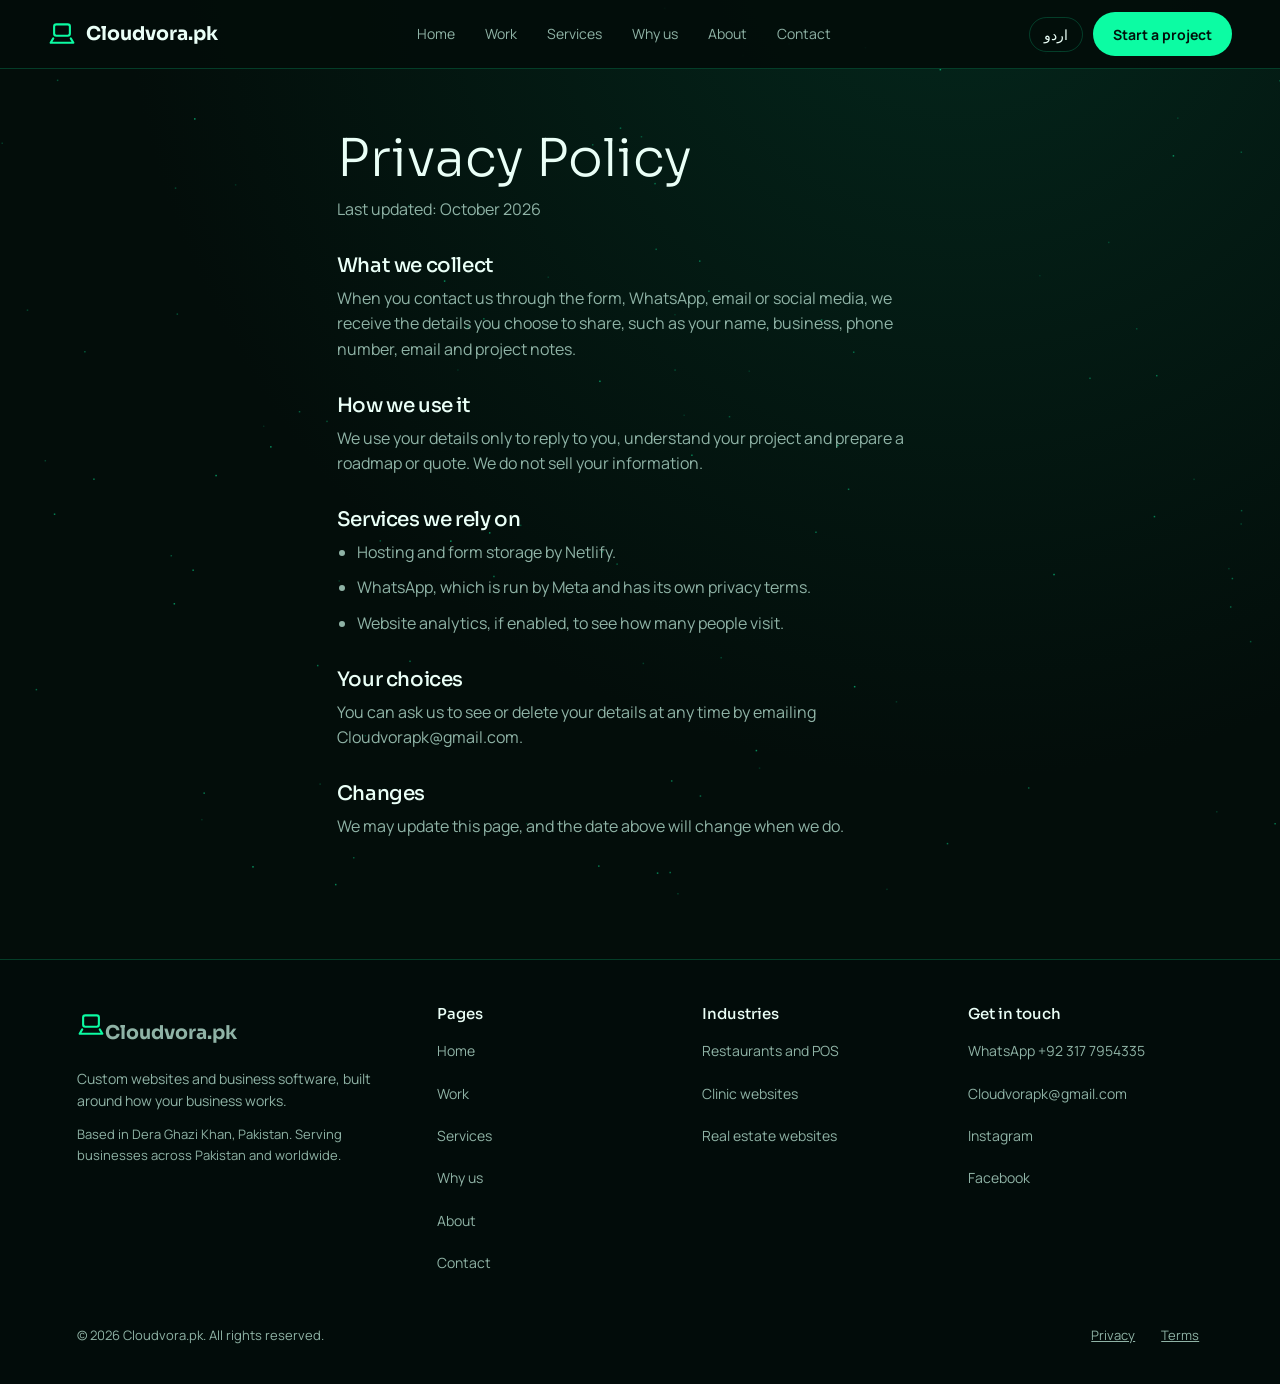
<file: privacy.html>
<!DOCTYPE html><html lang="en"><head><meta charset="utf-8"><meta name="viewport" content="width=device-width,initial-scale=1,viewport-fit=cover">
<title>Privacy Policy | Cloudvora.pk</title>
<meta name="description" content="How Cloudvora.pk handles your information.">
<meta name="robots" content="noindex,follow">
<link rel="canonical" href="https://cloudvoraglobal.vercel.app/privacy.html">
<meta name="author" content="Cloudvora.pk">
<meta name="theme-color" content="#030d0a">
<meta name="color-scheme" content="dark">
<meta name="geo.region" content="PK-PB"><meta name="geo.placename" content="Dera Ghazi Khan, Pakistan">
<link rel="icon" href="favicon.ico" sizes="any">
<link rel="icon" type="image/png" sizes="32x32" href="favicon-32.png">
<link rel="apple-touch-icon" href="apple-touch-icon.png">
<link rel="manifest" href="site.webmanifest">
<script type="application/ld+json">{"@context":"https://schema.org","@graph":[{"@type":["Organization","ProfessionalService"],"@id":"https://cloudvoraglobal.vercel.app/#org","name":"Cloudvora.pk","alternateName":"Cloudvora","url":"https://cloudvoraglobal.vercel.app/","logo":{"@type":"ImageObject","url":"https://cloudvoraglobal.vercel.app/icon-512.png","width":512,"height":512},"image":"https://cloudvoraglobal.vercel.app/og-image.jpg","description":"Cloudvora.pk is a digital solutions agency in Dera Ghazi Khan, Pakistan that builds custom websites, POS and business software for restaurants, clinics, real estate and local brands.","slogan":"Websites and software, built around your business.","email":"Cloudvorapk@gmail.com","telephone":"+923177954335","address":{"@type":"PostalAddress","addressLocality":"Dera Ghazi Khan","addressRegion":"Punjab","addressCountry":"PK"},"areaServed":["Pakistan","Worldwide"],"knowsLanguage":["en","ur"],"knowsAbout":["Web development","Website design","Restaurant POS software","Business software","WhatsApp ordering and booking"],"sameAs":["https://www.instagram.com/cloudvora.pk/","https://www.facebook.com/share/1DQjVZMwL2/"],"contactPoint":[{"@type":"ContactPoint","telephone":"+923177954335","email":"Cloudvorapk@gmail.com","contactType":"customer service","availableLanguage":["English","Urdu"]}],"hasOfferCatalog":{"@type":"OfferCatalog","name":"Cloudvora services","itemListElement":[{"@type":"Offer","itemOffered":{"@type":"Service","name":"Custom website development","description":"Fast, modern websites designed around your brand, with WhatsApp contact and booking built in."}},{"@type":"Offer","itemOffered":{"@type":"Service","name":"Business software and POS systems","description":"Point-of-sale, billing, dashboards and internal tools made for how your business works."}},{"@type":"Offer","itemOffered":{"@type":"Service","name":"Website redesign and improvements","description":"Rework a website you do not love: replace features that do not fit and make it faster and clearer."}}]}},{"@type":"WebSite","@id":"https://cloudvoraglobal.vercel.app/#website","url":"https://cloudvoraglobal.vercel.app/","name":"Cloudvora.pk","publisher":{"@id":"https://cloudvoraglobal.vercel.app/#org"},"inLanguage":"en"},{"@type":"WebPage","@id":"https://cloudvoraglobal.vercel.app/privacy.html#webpage","url":"https://cloudvoraglobal.vercel.app/privacy.html","name":"Privacy Policy | Cloudvora.pk","description":"How Cloudvora.pk handles your information.","isPartOf":{"@id":"https://cloudvoraglobal.vercel.app/#website"},"about":{"@id":"https://cloudvoraglobal.vercel.app/#org"},"inLanguage":"en","primaryImageOfPage":{"@type":"ImageObject","url":"https://cloudvoraglobal.vercel.app/og-image.jpg"},"breadcrumb":{"@id":"https://cloudvoraglobal.vercel.app/privacy.html#breadcrumb"}},{"@type":"BreadcrumbList","@id":"https://cloudvoraglobal.vercel.app/privacy.html#breadcrumb","itemListElement":[{"@type":"ListItem","position":1,"name":"Home","item":"https://cloudvoraglobal.vercel.app/"},{"@type":"ListItem","position":2,"name":"Privacy Policy","item":"https://cloudvoraglobal.vercel.app/privacy.html"}]}]}</script><link rel="preconnect" href="https://fonts.googleapis.com"><link rel="preconnect" href="https://fonts.gstatic.com" crossorigin><link rel="stylesheet" href="https://fonts.googleapis.com/css2?family=Sora:wght@300;500;700&family=Manrope:wght@400;500;700&display=swap" media="print" onload="this.media='all'"><noscript><link rel="stylesheet" href="https://fonts.googleapis.com/css2?family=Sora:wght@300;500;700&family=Manrope:wght@400;500;700&display=swap"></noscript><link rel="stylesheet" href="style.css"></head><body><a class="skip" href="#main">Skip to content</a>
<header id="nav"><a class="logo" href="index.html" aria-label="Cloudvora.pk home"><svg viewBox="0 0 32 32" fill="none" stroke="#0cfca3" stroke-width="2.4" stroke-linecap="round" stroke-linejoin="round" aria-hidden="true"><rect x="7" y="5" width="18" height="13" rx="2.5"/><path d="M6 21l-3 5h26l-3-5"/></svg><span>Cloudvora.pk</span></a><button id="mb" aria-label="Menu" aria-expanded="false" aria-controls="links">Menu</button><nav id="links" aria-label="Main"><a href="index.html">Home</a><a href="work.html">Work</a><a href="services.html">Services</a><a href="why-us.html">Why us</a><a href="about.html">About</a><a href="contact.html">Contact</a></nav><div class="nr"><button class="lgb" id="lg" aria-label="Language">اردو</button><a class="btn sm" data-wa="Hello Cloudvora, I would like to discuss a project. Could you tell me how you would approach it and what the next steps are?" href="https://wa.me/923177954335?text=Hello%20Cloudvora%2C%20I%20would%20like%20to%20discuss%20a%20project.%20Could%20you%20tell%20me%20how%20you%20would%20approach%20it%20and%20what%20the%20next%20steps%20are%3F" target="_blank" rel="noopener">Start a project</a></div></header><main id="main"><section class="sec prose"><h1>Privacy Policy</h1><p>Last updated: October 2026</p>
<h2>What we collect</h2><p>When you contact us through the form, WhatsApp, email or social media, we receive the details you choose to share, such as your name, business, phone number, email and project notes.</p>
<h2>How we use it</h2><p>We use your details only to reply to you, understand your project and prepare a roadmap or quote. We do not sell your information.</p>
<h2>Services we rely on</h2><ul><li>Hosting and form storage by Netlify.</li><li>WhatsApp, which is run by Meta and has its own privacy terms.</li><li>Website analytics, if enabled, to see how many people visit.</li></ul>
<h2>Your choices</h2><p>You can ask us to see or delete your details at any time by emailing Cloudvorapk@gmail.com.</p>
<h2>Changes</h2><p>We may update this page, and the date above will change when we do.</p></section></main><footer id="foot"><div class="fg"><div><a class="logo" href="index.html"><svg viewBox="0 0 32 32" fill="none" stroke="#0cfca3" stroke-width="2.4" stroke-linecap="round" stroke-linejoin="round" aria-hidden="true"><rect x="7" y="5" width="18" height="13" rx="2.5"/><path d="M6 21l-3 5h26l-3-5"/></svg><span>Cloudvora.pk</span></a><p style="margin-top:12px;max-width:34ch">Custom websites and business software, built around how your business works.</p><p class="loc">Based in Dera Ghazi Khan, Pakistan. Serving businesses across Pakistan and worldwide.</p></div><div><h4>Pages</h4><a href="index.html">Home</a><a href="work.html">Work</a><a href="services.html">Services</a><a href="why-us.html">Why us</a><a href="about.html">About</a><a href="contact.html">Contact</a></div><div><h4>Industries</h4><a href="restaurant-website-pos.html">Restaurants and POS</a><a href="clinic-website-design.html">Clinic websites</a><a href="real-estate-website-design.html">Real estate websites</a></div><div><h4>Get in touch</h4><a data-wa="Hello Cloudvora," href="https://wa.me/923177954335?text=Hello%20Cloudvora%2C" target="_blank" rel="noopener">WhatsApp <span dir="ltr">+92 317 7954335</span></a><a href="mailto:Cloudvorapk@gmail.com">Cloudvorapk@gmail.com</a><a href="https://www.instagram.com/cloudvora.pk/" target="_blank" rel="noopener">Instagram</a><a href="https://www.facebook.com/share/1DQjVZMwL2/" target="_blank" rel="noopener">Facebook</a></div></div><div class="cp"><span>&copy; 2026 Cloudvora.pk. All rights reserved.</span><span class="legal"><a href="privacy.html">Privacy</a><a href="terms.html">Terms</a></span></div></footer>
<a id="wa" data-wa="Hello Cloudvora, I would like to discuss a project." aria-label="Chat on WhatsApp" href="https://wa.me/923177954335?text=Hello%20Cloudvora%2C%20I%20would%20like%20to%20discuss%20a%20project." target="_blank" rel="noopener"><svg viewBox="0 0 24 24" fill="#02110b" aria-hidden="true"><path d="M4 4h16a2 2 0 0 1 2 2v10a2 2 0 0 1-2 2H9l-5 4v-4a2 2 0 0 1-2-2V6a2 2 0 0 1 2-2z"/></svg></a><script src="site.js"></script></body></html>
</file>
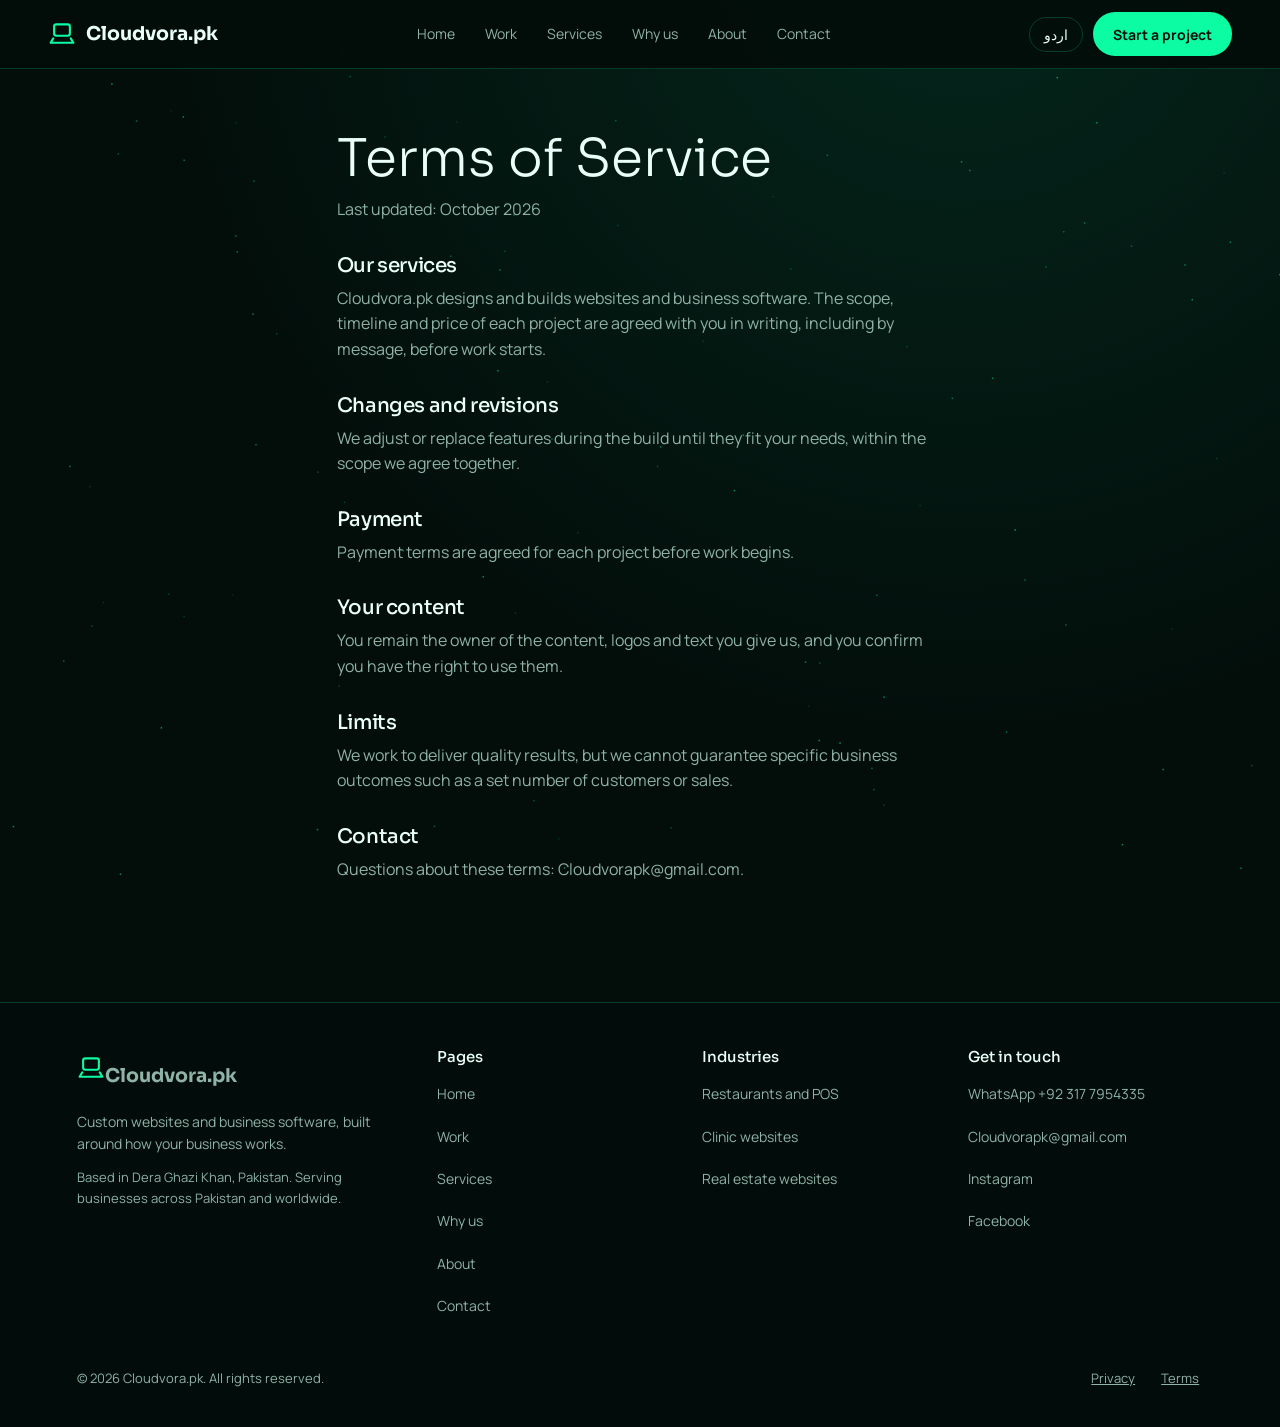
<file: terms.html>
<!DOCTYPE html><html lang="en"><head><meta charset="utf-8"><meta name="viewport" content="width=device-width,initial-scale=1,viewport-fit=cover">
<title>Terms of Service | Cloudvora.pk</title>
<meta name="description" content="Terms for working with Cloudvora.pk.">
<meta name="robots" content="noindex,follow">
<link rel="canonical" href="https://cloudvoraglobal.vercel.app/terms.html">
<meta name="author" content="Cloudvora.pk">
<meta name="theme-color" content="#030d0a">
<meta name="color-scheme" content="dark">
<meta name="geo.region" content="PK-PB"><meta name="geo.placename" content="Dera Ghazi Khan, Pakistan">
<link rel="icon" href="favicon.ico" sizes="any">
<link rel="icon" type="image/png" sizes="32x32" href="favicon-32.png">
<link rel="apple-touch-icon" href="apple-touch-icon.png">
<link rel="manifest" href="site.webmanifest">
<script type="application/ld+json">{"@context":"https://schema.org","@graph":[{"@type":["Organization","ProfessionalService"],"@id":"https://cloudvoraglobal.vercel.app/#org","name":"Cloudvora.pk","alternateName":"Cloudvora","url":"https://cloudvoraglobal.vercel.app/","logo":{"@type":"ImageObject","url":"https://cloudvoraglobal.vercel.app/icon-512.png","width":512,"height":512},"image":"https://cloudvoraglobal.vercel.app/og-image.jpg","description":"Cloudvora.pk is a digital solutions agency in Dera Ghazi Khan, Pakistan that builds custom websites, POS and business software for restaurants, clinics, real estate and local brands.","slogan":"Websites and software, built around your business.","email":"Cloudvorapk@gmail.com","telephone":"+923177954335","address":{"@type":"PostalAddress","addressLocality":"Dera Ghazi Khan","addressRegion":"Punjab","addressCountry":"PK"},"areaServed":["Pakistan","Worldwide"],"knowsLanguage":["en","ur"],"knowsAbout":["Web development","Website design","Restaurant POS software","Business software","WhatsApp ordering and booking"],"sameAs":["https://www.instagram.com/cloudvora.pk/","https://www.facebook.com/share/1DQjVZMwL2/"],"contactPoint":[{"@type":"ContactPoint","telephone":"+923177954335","email":"Cloudvorapk@gmail.com","contactType":"customer service","availableLanguage":["English","Urdu"]}],"hasOfferCatalog":{"@type":"OfferCatalog","name":"Cloudvora services","itemListElement":[{"@type":"Offer","itemOffered":{"@type":"Service","name":"Custom website development","description":"Fast, modern websites designed around your brand, with WhatsApp contact and booking built in."}},{"@type":"Offer","itemOffered":{"@type":"Service","name":"Business software and POS systems","description":"Point-of-sale, billing, dashboards and internal tools made for how your business works."}},{"@type":"Offer","itemOffered":{"@type":"Service","name":"Website redesign and improvements","description":"Rework a website you do not love: replace features that do not fit and make it faster and clearer."}}]}},{"@type":"WebSite","@id":"https://cloudvoraglobal.vercel.app/#website","url":"https://cloudvoraglobal.vercel.app/","name":"Cloudvora.pk","publisher":{"@id":"https://cloudvoraglobal.vercel.app/#org"},"inLanguage":"en"},{"@type":"WebPage","@id":"https://cloudvoraglobal.vercel.app/terms.html#webpage","url":"https://cloudvoraglobal.vercel.app/terms.html","name":"Terms of Service | Cloudvora.pk","description":"Terms for working with Cloudvora.pk.","isPartOf":{"@id":"https://cloudvoraglobal.vercel.app/#website"},"about":{"@id":"https://cloudvoraglobal.vercel.app/#org"},"inLanguage":"en","primaryImageOfPage":{"@type":"ImageObject","url":"https://cloudvoraglobal.vercel.app/og-image.jpg"},"breadcrumb":{"@id":"https://cloudvoraglobal.vercel.app/terms.html#breadcrumb"}},{"@type":"BreadcrumbList","@id":"https://cloudvoraglobal.vercel.app/terms.html#breadcrumb","itemListElement":[{"@type":"ListItem","position":1,"name":"Home","item":"https://cloudvoraglobal.vercel.app/"},{"@type":"ListItem","position":2,"name":"Terms of Service","item":"https://cloudvoraglobal.vercel.app/terms.html"}]}]}</script><link rel="preconnect" href="https://fonts.googleapis.com"><link rel="preconnect" href="https://fonts.gstatic.com" crossorigin><link rel="stylesheet" href="https://fonts.googleapis.com/css2?family=Sora:wght@300;500;700&family=Manrope:wght@400;500;700&display=swap" media="print" onload="this.media='all'"><noscript><link rel="stylesheet" href="https://fonts.googleapis.com/css2?family=Sora:wght@300;500;700&family=Manrope:wght@400;500;700&display=swap"></noscript><link rel="stylesheet" href="style.css"></head><body><a class="skip" href="#main">Skip to content</a>
<header id="nav"><a class="logo" href="index.html" aria-label="Cloudvora.pk home"><svg viewBox="0 0 32 32" fill="none" stroke="#0cfca3" stroke-width="2.4" stroke-linecap="round" stroke-linejoin="round" aria-hidden="true"><rect x="7" y="5" width="18" height="13" rx="2.5"/><path d="M6 21l-3 5h26l-3-5"/></svg><span>Cloudvora.pk</span></a><button id="mb" aria-label="Menu" aria-expanded="false" aria-controls="links">Menu</button><nav id="links" aria-label="Main"><a href="index.html">Home</a><a href="work.html">Work</a><a href="services.html">Services</a><a href="why-us.html">Why us</a><a href="about.html">About</a><a href="contact.html">Contact</a></nav><div class="nr"><button class="lgb" id="lg" aria-label="Language">اردو</button><a class="btn sm" data-wa="Hello Cloudvora, I would like to discuss a project. Could you tell me how you would approach it and what the next steps are?" href="https://wa.me/923177954335?text=Hello%20Cloudvora%2C%20I%20would%20like%20to%20discuss%20a%20project.%20Could%20you%20tell%20me%20how%20you%20would%20approach%20it%20and%20what%20the%20next%20steps%20are%3F" target="_blank" rel="noopener">Start a project</a></div></header><main id="main"><section class="sec prose"><h1>Terms of Service</h1><p>Last updated: October 2026</p>
<h2>Our services</h2><p>Cloudvora.pk designs and builds websites and business software. The scope, timeline and price of each project are agreed with you in writing, including by message, before work starts.</p>
<h2>Changes and revisions</h2><p>We adjust or replace features during the build until they fit your needs, within the scope we agree together.</p>
<h2>Payment</h2><p>Payment terms are agreed for each project before work begins.</p>
<h2>Your content</h2><p>You remain the owner of the content, logos and text you give us, and you confirm you have the right to use them.</p>
<h2>Limits</h2><p>We work to deliver quality results, but we cannot guarantee specific business outcomes such as a set number of customers or sales.</p>
<h2>Contact</h2><p>Questions about these terms: Cloudvorapk@gmail.com.</p></section></main><footer id="foot"><div class="fg"><div><a class="logo" href="index.html"><svg viewBox="0 0 32 32" fill="none" stroke="#0cfca3" stroke-width="2.4" stroke-linecap="round" stroke-linejoin="round" aria-hidden="true"><rect x="7" y="5" width="18" height="13" rx="2.5"/><path d="M6 21l-3 5h26l-3-5"/></svg><span>Cloudvora.pk</span></a><p style="margin-top:12px;max-width:34ch">Custom websites and business software, built around how your business works.</p><p class="loc">Based in Dera Ghazi Khan, Pakistan. Serving businesses across Pakistan and worldwide.</p></div><div><h4>Pages</h4><a href="index.html">Home</a><a href="work.html">Work</a><a href="services.html">Services</a><a href="why-us.html">Why us</a><a href="about.html">About</a><a href="contact.html">Contact</a></div><div><h4>Industries</h4><a href="restaurant-website-pos.html">Restaurants and POS</a><a href="clinic-website-design.html">Clinic websites</a><a href="real-estate-website-design.html">Real estate websites</a></div><div><h4>Get in touch</h4><a data-wa="Hello Cloudvora," href="https://wa.me/923177954335?text=Hello%20Cloudvora%2C" target="_blank" rel="noopener">WhatsApp <span dir="ltr">+92 317 7954335</span></a><a href="mailto:Cloudvorapk@gmail.com">Cloudvorapk@gmail.com</a><a href="https://www.instagram.com/cloudvora.pk/" target="_blank" rel="noopener">Instagram</a><a href="https://www.facebook.com/share/1DQjVZMwL2/" target="_blank" rel="noopener">Facebook</a></div></div><div class="cp"><span>&copy; 2026 Cloudvora.pk. All rights reserved.</span><span class="legal"><a href="privacy.html">Privacy</a><a href="terms.html">Terms</a></span></div></footer>
<a id="wa" data-wa="Hello Cloudvora, I would like to discuss a project." aria-label="Chat on WhatsApp" href="https://wa.me/923177954335?text=Hello%20Cloudvora%2C%20I%20would%20like%20to%20discuss%20a%20project." target="_blank" rel="noopener"><svg viewBox="0 0 24 24" fill="#02110b" aria-hidden="true"><path d="M4 4h16a2 2 0 0 1 2 2v10a2 2 0 0 1-2 2H9l-5 4v-4a2 2 0 0 1-2-2V6a2 2 0 0 1 2-2z"/></svg></a><script src="site.js"></script></body></html>
</file>
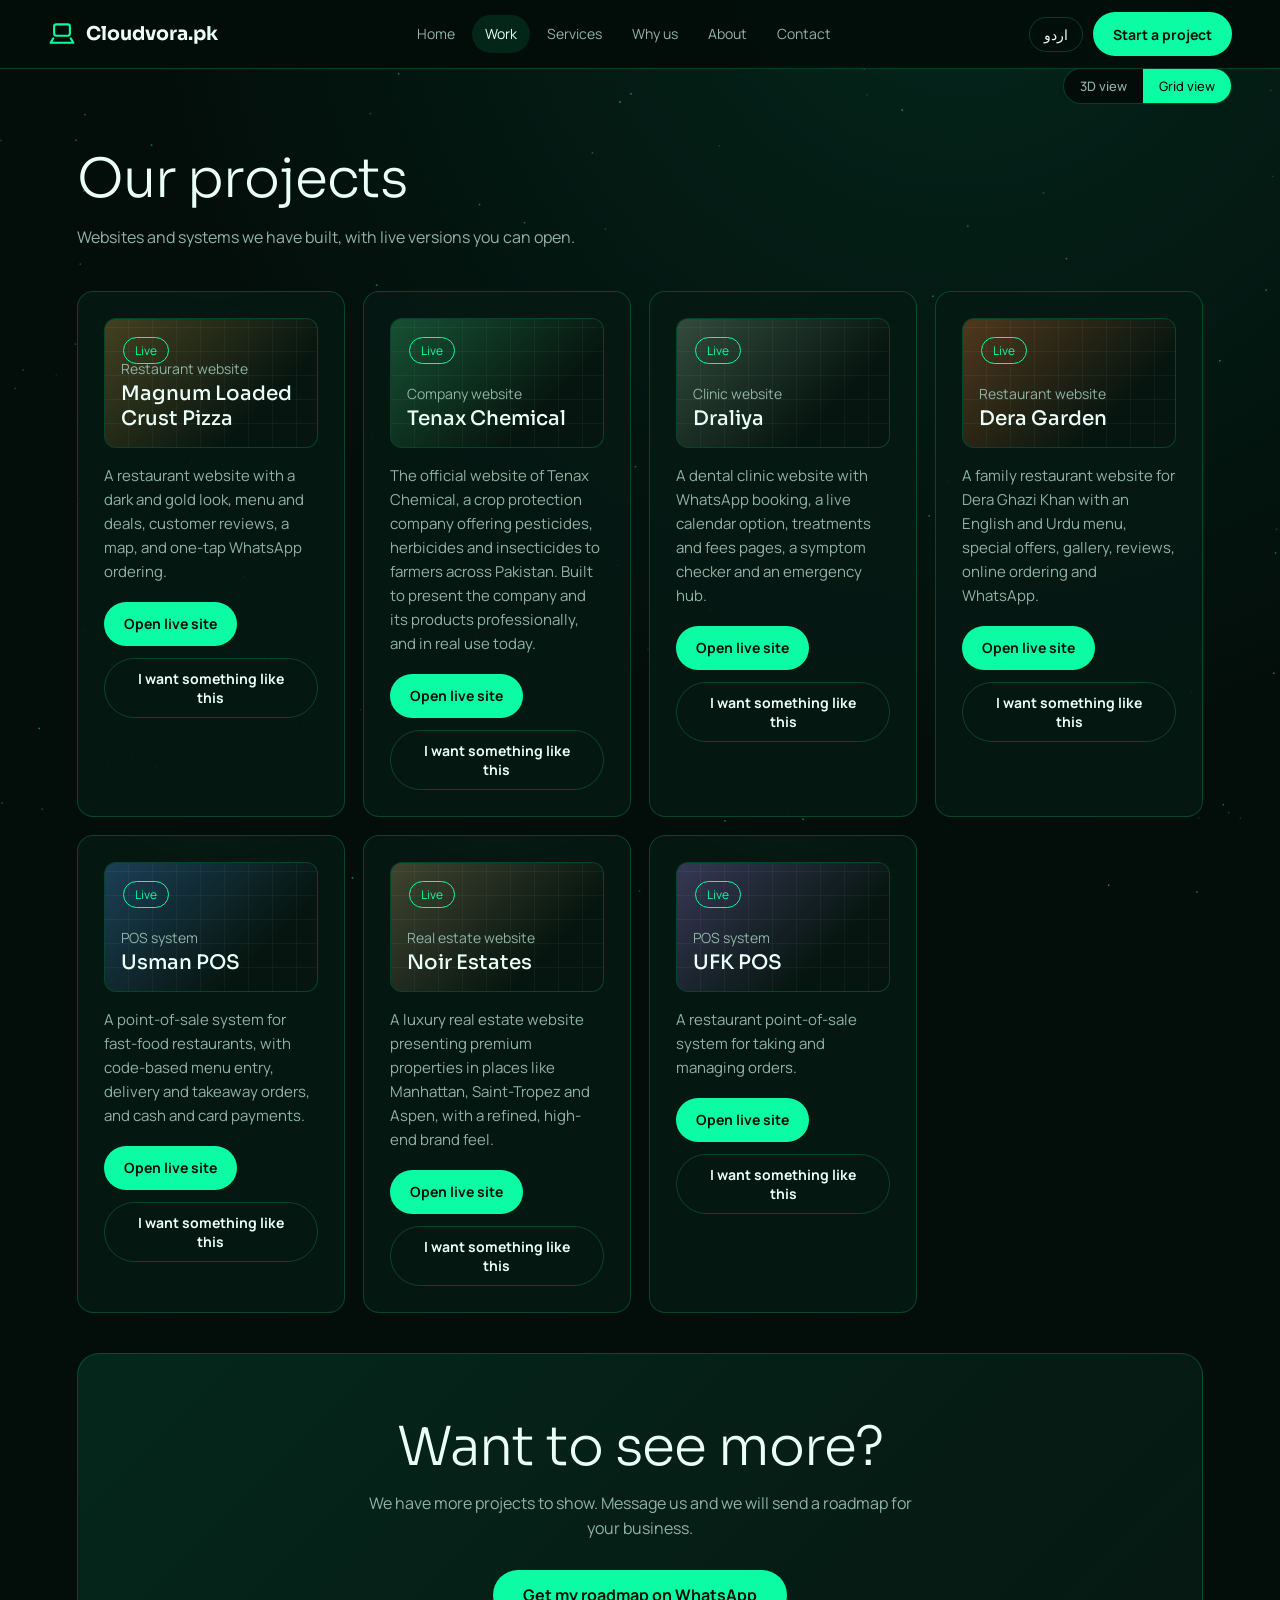
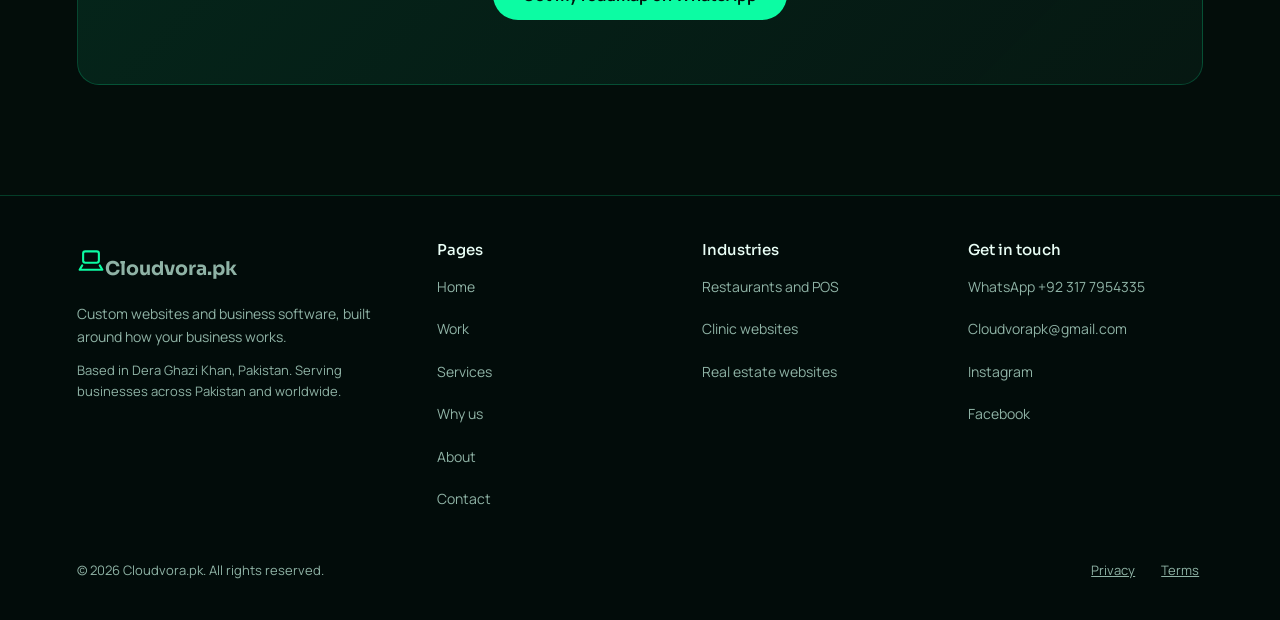
<file: work.html>
<!DOCTYPE html><html lang="en"><head><meta charset="utf-8"><meta name="viewport" content="width=device-width,initial-scale=1,viewport-fit=cover">
<title>Our Work | Websites &amp; POS Systems Built by Cloudvora</title>
<meta name="description" content="Explore live websites and POS systems built by Cloudvora for restaurants, clinics, real estate and companies in Pakistan. Open each project and try it yourself.">
<meta name="robots" content="index,follow,max-image-preview:large,max-snippet:-1,max-video-preview:-1">
<link rel="canonical" href="https://cloudvoraglobal.vercel.app/work.html">
<meta name="author" content="Cloudvora.pk">
<meta name="theme-color" content="#030d0a">
<meta name="color-scheme" content="dark">
<meta name="geo.region" content="PK-PB"><meta name="geo.placename" content="Dera Ghazi Khan, Pakistan">
<meta property="og:type" content="website">
<meta property="og:site_name" content="Cloudvora.pk">
<meta property="og:title" content="Our Work | Websites &amp; POS Systems Built by Cloudvora">
<meta property="og:description" content="Explore live websites and POS systems built by Cloudvora for restaurants, clinics, real estate and companies in Pakistan. Open each project and try it yourself.">
<meta property="og:url" content="https://cloudvoraglobal.vercel.app/work.html">
<meta property="og:image" content="https://cloudvoraglobal.vercel.app/og-image.jpg">
<meta property="og:image:width" content="1200"><meta property="og:image:height" content="630">
<meta property="og:image:alt" content="Cloudvora.pk: custom websites and business software">
<meta property="og:locale" content="en_US"><meta property="og:locale:alternate" content="ur_PK">
<meta name="twitter:card" content="summary_large_image">
<meta name="twitter:title" content="Our Work | Websites &amp; POS Systems Built by Cloudvora">
<meta name="twitter:description" content="Explore live websites and POS systems built by Cloudvora for restaurants, clinics, real estate and companies in Pakistan. Open each project and try it yourself.">
<meta name="twitter:image" content="https://cloudvoraglobal.vercel.app/og-image.jpg">
<link rel="icon" href="favicon.ico" sizes="any">
<link rel="icon" type="image/png" sizes="32x32" href="favicon-32.png">
<link rel="apple-touch-icon" href="apple-touch-icon.png">
<link rel="manifest" href="site.webmanifest">
<script>(function(){try{var n=navigator,m=innerWidth<700||matchMedia('(prefers-reduced-motion:reduce)').matches||(n.deviceMemory&&n.deviceMemory<=2)||(n.hardwareConcurrency&&n.hardwareConcurrency<=2)||(n.connection&&n.connection.saveData);document.documentElement.className+=m?' vg':' v3'}catch(e){}})()</script>
<script type="application/ld+json">{"@context":"https://schema.org","@graph":[{"@type":["Organization","ProfessionalService"],"@id":"https://cloudvoraglobal.vercel.app/#org","name":"Cloudvora.pk","alternateName":"Cloudvora","url":"https://cloudvoraglobal.vercel.app/","logo":{"@type":"ImageObject","url":"https://cloudvoraglobal.vercel.app/icon-512.png","width":512,"height":512},"image":"https://cloudvoraglobal.vercel.app/og-image.jpg","description":"Cloudvora.pk is a digital solutions agency in Dera Ghazi Khan, Pakistan that builds custom websites, POS and business software for restaurants, clinics, real estate and local brands.","slogan":"Websites and software, built around your business.","email":"Cloudvorapk@gmail.com","telephone":"+923177954335","address":{"@type":"PostalAddress","addressLocality":"Dera Ghazi Khan","addressRegion":"Punjab","addressCountry":"PK"},"areaServed":["Pakistan","Worldwide"],"knowsLanguage":["en","ur"],"knowsAbout":["Web development","Website design","Restaurant POS software","Business software","WhatsApp ordering and booking"],"sameAs":["https://www.instagram.com/cloudvora.pk/","https://www.facebook.com/share/1DQjVZMwL2/"],"contactPoint":[{"@type":"ContactPoint","telephone":"+923177954335","email":"Cloudvorapk@gmail.com","contactType":"customer service","availableLanguage":["English","Urdu"]}],"hasOfferCatalog":{"@type":"OfferCatalog","name":"Cloudvora services","itemListElement":[{"@type":"Offer","itemOffered":{"@type":"Service","name":"Custom website development","description":"Fast, modern websites designed around your brand, with WhatsApp contact and booking built in."}},{"@type":"Offer","itemOffered":{"@type":"Service","name":"Business software and POS systems","description":"Point-of-sale, billing, dashboards and internal tools made for how your business works."}},{"@type":"Offer","itemOffered":{"@type":"Service","name":"Website redesign and improvements","description":"Rework a website you do not love: replace features that do not fit and make it faster and clearer."}}]}},{"@type":"WebSite","@id":"https://cloudvoraglobal.vercel.app/#website","url":"https://cloudvoraglobal.vercel.app/","name":"Cloudvora.pk","publisher":{"@id":"https://cloudvoraglobal.vercel.app/#org"},"inLanguage":"en"},{"@type":"CollectionPage","@id":"https://cloudvoraglobal.vercel.app/work.html#webpage","url":"https://cloudvoraglobal.vercel.app/work.html","name":"Our Work | Websites & POS Systems Built by Cloudvora","description":"Explore live websites and POS systems built by Cloudvora for restaurants, clinics, real estate and companies in Pakistan. Open each project and try it yourself.","isPartOf":{"@id":"https://cloudvoraglobal.vercel.app/#website"},"about":{"@id":"https://cloudvoraglobal.vercel.app/#org"},"inLanguage":"en","primaryImageOfPage":{"@type":"ImageObject","url":"https://cloudvoraglobal.vercel.app/og-image.jpg"},"breadcrumb":{"@id":"https://cloudvoraglobal.vercel.app/work.html#breadcrumb"}},{"@type":"BreadcrumbList","@id":"https://cloudvoraglobal.vercel.app/work.html#breadcrumb","itemListElement":[{"@type":"ListItem","position":1,"name":"Home","item":"https://cloudvoraglobal.vercel.app/"},{"@type":"ListItem","position":2,"name":"Work","item":"https://cloudvoraglobal.vercel.app/work.html"}]},{"@type":"ItemList","name":"Websites and systems built by Cloudvora","itemListElement":[{"@type":"ListItem","position":1,"item":{"@type":"CreativeWork","name":"Magnum Loaded Crust Pizza","url":"https://magnumpk.vercel.app/","description":"A restaurant website with a dark and gold look, menu and deals, customer reviews, a map, and one-tap WhatsApp ordering.","creator":{"@id":"https://cloudvoraglobal.vercel.app/#org"}}},{"@type":"ListItem","position":2,"item":{"@type":"CreativeWork","name":"Tenax Chemical","url":"https://www.tenax.digital/","description":"The official website of Tenax Chemical, a crop protection company offering pesticides, herbicides and insecticides to farmers across Pakistan. Built to present the company and its products professionally, and in real use today.","creator":{"@id":"https://cloudvoraglobal.vercel.app/#org"}}},{"@type":"ListItem","position":3,"item":{"@type":"CreativeWork","name":"Draliya","url":"https://draliyapk.netlify.app","description":"A dental clinic website with WhatsApp booking, a live calendar option, treatments and fees pages, a symptom checker and an emergency hub.","creator":{"@id":"https://cloudvoraglobal.vercel.app/#org"}}},{"@type":"ListItem","position":4,"item":{"@type":"CreativeWork","name":"Dera Garden","url":"https://deragardan.lovable.app/","description":"A family restaurant website for Dera Ghazi Khan with an English and Urdu menu, special offers, gallery, reviews, online ordering and WhatsApp.","creator":{"@id":"https://cloudvoraglobal.vercel.app/#org"}}},{"@type":"ListItem","position":5,"item":{"@type":"CreativeWork","name":"Usman POS","url":"https://usmanpos.netlify.app/","description":"A point-of-sale system for fast-food restaurants, with code-based menu entry, delivery and takeaway orders, and cash and card payments.","creator":{"@id":"https://cloudvoraglobal.vercel.app/#org"}}},{"@type":"ListItem","position":6,"item":{"@type":"CreativeWork","name":"Noir Estates","url":"https://noirestates.netlify.app/","description":"A luxury real estate website presenting premium properties in places like Manhattan, Saint-Tropez and Aspen, with a refined, high-end brand feel.","creator":{"@id":"https://cloudvoraglobal.vercel.app/#org"}}},{"@type":"ListItem","position":7,"item":{"@type":"CreativeWork","name":"UFK POS","url":"https://ufkpos.vercel.app/","description":"A restaurant point-of-sale system for taking and managing orders.","creator":{"@id":"https://cloudvoraglobal.vercel.app/#org"}}}]}]}</script><link rel="preconnect" href="https://fonts.googleapis.com"><link rel="preconnect" href="https://fonts.gstatic.com" crossorigin><link rel="stylesheet" href="https://fonts.googleapis.com/css2?family=Sora:wght@300;500;700&family=Manrope:wght@400;500;700&display=swap" media="print" onload="this.media='all'"><noscript><link rel="stylesheet" href="https://fonts.googleapis.com/css2?family=Sora:wght@300;500;700&family=Manrope:wght@400;500;700&display=swap"></noscript><link rel="stylesheet" href="style.css">
<style>
.seg{position:fixed;top:68px;right:clamp(16px,4vw,48px);z-index:25;display:flex;border:1px solid var(--line);border-radius:99px;background:rgba(3,13,10,.92);overflow:hidden}
.seg button{background:none;border:0;color:var(--mist);padding:8px 16px;font:500 13px Manrope,sans-serif;cursor:pointer}
.seg button[aria-pressed=true]{background:var(--mint);color:#02110b}
#tour{height:900vh;position:relative;display:none}
html.v3 #tour{display:block}
#stage{position:sticky;top:0;height:100vh;overflow:hidden;perspective:900px;perspective-origin:50% 45%;background:radial-gradient(ellipse at 50% 115%,#04271c,var(--ink) 65%)}
#sky{position:absolute;left:0;top:-60px;width:100%;height:calc(100% + 120px);pointer-events:none}
#world{position:absolute;inset:0;transform-style:preserve-3d;will-change:transform}
#gridc{position:absolute;inset:0;width:100%;height:100%;pointer-events:none}
#stage.mv iframe{visibility:hidden!important}
.panel{position:absolute;left:50%;top:50%;width:560px;margin:-205px 0 0 -280px;opacity:0;visibility:hidden;contain:layout style}
.frame{position:relative;width:560px;height:350px;border-radius:14px;overflow:hidden;background:#06150f;border:1px solid var(--line);box-shadow:0 0 28px rgba(12,252,163,.12)}
.bar{position:relative;z-index:2;height:30px;display:flex;align-items:center;gap:6px;padding:0 12px;background:#06150f;border-bottom:1px solid var(--line);font-size:11px;color:var(--mist)}
.bar i{width:8px;height:8px;border-radius:50%;background:#14382b}
.bar span{margin-left:8px;overflow:hidden;text-overflow:ellipsis;white-space:nowrap}
.poster,.pst{background:#06150f;position:relative;overflow:hidden}
.poster:before,.pst:before{content:"";position:absolute;inset:0;background:linear-gradient(135deg,var(--a),transparent 72%);opacity:.3}
.poster:after,.pst:after{content:"";position:absolute;inset:0;background:repeating-linear-gradient(0deg,transparent 0 23px,rgba(255,255,255,.04) 23px 24px),repeating-linear-gradient(90deg,transparent 0 23px,rgba(255,255,255,.04) 23px 24px)}
.poster{position:absolute;inset:30px 0 0;padding:28px;display:flex;flex-direction:column;justify-content:flex-end;gap:6px}
.poster>*,.pst>*{position:relative;z-index:1}
.poster b{font:500 34px/1.1 Sora,sans-serif}
.poster .t,.pst .t{color:var(--mist);font-size:14px}
.poster .bd,.pst .bd{position:absolute;top:18px;left:18px;margin:0}
.lp{align-self:flex-start;margin-top:12px;background:var(--mint);color:#02110b;border:0;border-radius:99px;padding:9px 18px;font:700 13px Manrope,sans-serif;cursor:pointer}
iframe{position:absolute;top:30px;left:0;width:1120px;height:640px;border:0;transform:scale(.5);transform-origin:0 0;pointer-events:none;opacity:0;visibility:hidden;transition:opacity .45s;z-index:1;background:#06150f}
.panel.act iframe.on{opacity:1;visibility:visible}
.panel.live iframe.on{pointer-events:auto}
.bar{overflow:hidden}
.bar:after{content:"";position:absolute;left:0;right:0;bottom:0;height:2px;background:linear-gradient(90deg,transparent,var(--mint),transparent);transform:translateX(-100%);opacity:0}
.panel.ld .bar:after{opacity:1;animation:sh 1.1s linear infinite}
@keyframes sh{to{transform:translateX(100%)}}
.panel.ld .lp{opacity:.65;pointer-events:none}
.panel.live .frame{box-shadow:0 0 0 2px var(--mint),0 0 36px rgba(12,252,163,.35)}
.cap{display:flex;justify-content:space-between;align-items:baseline;margin-top:14px;padding:0 4px}
.cap h3{font-weight:500;font-size:20px}.cap small{display:block;color:var(--mist);font-size:13px}
.cap a{font-size:14px;text-decoration:none;border-bottom:1px solid var(--mint);padding-bottom:2px}
.gf{padding:34px;display:flex;flex-direction:column;justify-content:center;gap:14px}
.gf h3{font-weight:500;font-size:26px}.gf p{color:var(--mist);font-size:15px}
#intro{position:absolute;left:clamp(20px,4vw,56px);top:22vh;max-width:min(560px,88vw);z-index:3;pointer-events:none}
#intro .h1{font-weight:300;font-size:clamp(30px,min(5vw,8vh),64px);line-height:1.06;letter-spacing:-.02em}
#intro .h1 b{font-weight:500;color:var(--mint)}
#intro p{margin-top:16px;color:var(--mist)}
#hud{position:absolute;left:clamp(20px,4vw,56px);right:clamp(20px,4vw,56px);bottom:4vh;opacity:0;z-index:3;pointer-events:none}
#hud .r{display:flex;justify-content:space-between;font-size:13px;color:var(--mist);margin-bottom:10px}
#hud .r span:first-child{color:var(--ice)}
#pb{height:2px;background:var(--line);overflow:hidden}#pb div{height:100%;width:100%;background:var(--mint);transform-origin:0 50%;transform:scaleX(0)}
#nv{position:absolute;right:clamp(20px,4vw,56px);bottom:9vh;z-index:3;display:flex;gap:10px;opacity:0}
#nv button{width:44px;height:44px;border-radius:50%;border:1px solid var(--line);background:rgba(3,13,10,.92);color:var(--ice);font-size:22px;cursor:pointer}
#nv button:hover{border-color:var(--mint)}
#grid{padding-top:150px}
html.v3 #grid{padding-top:72px}
.pst{height:130px;border-radius:12px;margin-bottom:16px;padding:16px;display:flex;flex-direction:column;justify-content:flex-end;border:1px solid var(--line)}
.pst b,.pst h3{font:500 20px Sora,sans-serif;margin:0}
.ldr{display:none;margin-top:14px;max-width:430px}
.panel.ld .ldr,.panel.rdy .ldr{display:block}
.panel.ld .lp,.panel.rdy .lp{display:none}
.ld1{display:flex;align-items:center;gap:10px;font-size:14px;color:var(--ice)}
.dot{width:9px;height:9px;border-radius:50%;background:var(--mint);flex:none;animation:pulse 1.2s ease-in-out infinite}
.panel.rdy .dot{animation:none}
@keyframes pulse{50%{transform:scale(1.6);opacity:.4}}
.pbar{height:4px;border-radius:4px;background:rgba(255,255,255,.1);margin:12px 0 10px;overflow:hidden}
.pbar i{display:block;height:100%;background:linear-gradient(90deg,var(--mint),#8dffdc);transform-origin:0 50%;transform:scaleX(0);transition:transform .7s cubic-bezier(.2,.8,.2,1)}
.ex{display:block;color:var(--mist);font-size:12.5px}
.ex a{color:var(--mint)}
.chip{position:absolute;top:40px;right:12px;z-index:3;background:rgba(3,13,10,.92);border:1px solid var(--mint);color:var(--mint);font-size:12px;padding:5px 12px;border-radius:99px;opacity:0;pointer-events:none}
.panel.act.rdy .chip{animation:chip 5s forwards}
@keyframes chip{0%{opacity:0;transform:translateY(-6px)}10%,80%{opacity:1;transform:none}100%{opacity:0}}
.panel.rdy .bar span:before{content:"\25CF ";color:var(--mint)}
#ls{position:absolute;left:50%;bottom:13vh;transform:translate(-50%,10px);z-index:3;display:flex;align-items:center;gap:10px;background:rgba(3,13,10,.95);border:1px solid var(--line);border-radius:99px;padding:10px 18px;font-size:14px;max-width:92vw;opacity:0;pointer-events:none;transition:opacity .35s,transform .35s}
#ls.on{opacity:1;transform:translate(-50%,0)}
</style></head>
<body><a class="skip" href="#main">Skip to content</a>
<header id="nav"><a class="logo" href="index.html" aria-label="Cloudvora.pk home"><svg viewBox="0 0 32 32" fill="none" stroke="#0cfca3" stroke-width="2.4" stroke-linecap="round" stroke-linejoin="round" aria-hidden="true"><rect x="7" y="5" width="18" height="13" rx="2.5"/><path d="M6 21l-3 5h26l-3-5"/></svg><span>Cloudvora.pk</span></a><button id="mb" aria-label="Menu" aria-expanded="false" aria-controls="links">Menu</button><nav id="links" aria-label="Main"><a href="index.html">Home</a><a href="work.html" class="on" aria-current="page">Work</a><a href="services.html">Services</a><a href="why-us.html">Why us</a><a href="about.html">About</a><a href="contact.html">Contact</a></nav><div class="nr"><button class="lgb" id="lg" aria-label="Language">اردو</button><a class="btn sm" data-wa="Hello Cloudvora, I would like to discuss a project. Could you tell me how you would approach it and what the next steps are?" href="https://wa.me/923177954335?text=Hello%20Cloudvora%2C%20I%20would%20like%20to%20discuss%20a%20project.%20Could%20you%20tell%20me%20how%20you%20would%20approach%20it%20and%20what%20the%20next%20steps%20are%3F" target="_blank" rel="noopener">Start a project</a></div></header>
<div class="seg" role="group" aria-label="View"><button id="b3" aria-pressed="false">3D view</button><button id="bgrid" aria-pressed="false">Grid view</button></div>
<main id="main"><h1 class="sr">Our work: websites and POS systems built by Cloudvora</h1>
<section id="tour"><div id="stage"><canvas id="sky"></canvas><canvas id="gridc"></canvas><div id="world"></div>
<div id="intro"><div class="h1">Our work, <b>running live.</b></div><p>Scroll to fly through projects we have built. Click a screen to use it.</p></div>
<div id="hud"><div class="r"><span id="hname"></span><span id="hcount"></span></div><div id="pb"><div></div></div></div>
<div id="ls" role="status" aria-live="polite"><span class="dot"></span><span id="lst"></span></div>
<div id="nv"><button id="pv" aria-label="Previous project">&#8249;</button><button id="nx" aria-label="Next project">&#8250;</button></div></div></section>
<section id="grid" class="sec"><h2>Our projects</h2><p>Websites and systems we have built, with live versions you can open.</p><div class="grid"><article class="card"><div class="pst" style="--a:#d4a64a"><span class="bd live">Live</span><span class="t">Restaurant website</span><h3>Magnum Loaded Crust Pizza</h3></div><p>A restaurant website with a dark and gold look, menu and deals, customer reviews, a map, and one-tap WhatsApp ordering.</p><div class="row" style="margin-top:18px"><a class="btn sm" href="https://magnumpk.vercel.app/" target="_blank" rel="noopener" aria-label="Open live site: Magnum Loaded Crust Pizza">Open live site</a><a class="btn sm ghost" data-wa="Hello Cloudvora, I saw your Magnum Loaded Crust Pizza project and I would like something similar for my business. Could you tell me how you would build it?" href="https://wa.me/923177954335?text=Hello%20Cloudvora%2C%20I%20saw%20your%20Magnum%20Loaded%20Crust%20Pizza%20project%20and%20I%20would%20like%20something%20similar%20for%20my%20business.%20Could%20you%20tell%20me%20how%20you%20would%20build%20it%3F" target="_blank" rel="noopener">I want something like this</a></div></article><article class="card"><div class="pst" style="--a:#3ddc84"><span class="bd live">Live</span><span class="t">Company website</span><h3>Tenax Chemical</h3></div><p>The official website of Tenax Chemical, a crop protection company offering pesticides, herbicides and insecticides to farmers across Pakistan. Built to present the company and its products professionally, and in real use today.</p><div class="row" style="margin-top:18px"><a class="btn sm" href="https://www.tenax.digital/" target="_blank" rel="noopener" aria-label="Open live site: Tenax Chemical">Open live site</a><a class="btn sm ghost" data-wa="Hello Cloudvora, I saw your Tenax Chemical project and I would like something similar for my business. Could you tell me how you would build it?" href="https://wa.me/923177954335?text=Hello%20Cloudvora%2C%20I%20saw%20your%20Tenax%20Chemical%20project%20and%20I%20would%20like%20something%20similar%20for%20my%20business.%20Could%20you%20tell%20me%20how%20you%20would%20build%20it%3F" target="_blank" rel="noopener">I want something like this</a></div></article><article class="card"><div class="pst" style="--a:#9bc7a8"><span class="bd live">Live</span><span class="t">Clinic website</span><h3>Draliya</h3></div><p>A dental clinic website with WhatsApp booking, a live calendar option, treatments and fees pages, a symptom checker and an emergency hub.</p><div class="row" style="margin-top:18px"><a class="btn sm" href="https://draliyapk.netlify.app" target="_blank" rel="noopener" aria-label="Open live site: Draliya">Open live site</a><a class="btn sm ghost" data-wa="Hello Cloudvora, I saw your Draliya project and I would like something similar for my business. Could you tell me how you would build it?" href="https://wa.me/923177954335?text=Hello%20Cloudvora%2C%20I%20saw%20your%20Draliya%20project%20and%20I%20would%20like%20something%20similar%20for%20my%20business.%20Could%20you%20tell%20me%20how%20you%20would%20build%20it%3F" target="_blank" rel="noopener">I want something like this</a></div></article><article class="card"><div class="pst" style="--a:#ff8a3d"><span class="bd live">Live</span><span class="t">Restaurant website</span><h3>Dera Garden</h3></div><p>A family restaurant website for Dera Ghazi Khan with an English and Urdu menu, special offers, gallery, reviews, online ordering and WhatsApp.</p><div class="row" style="margin-top:18px"><a class="btn sm" href="https://deragardan.lovable.app/" target="_blank" rel="noopener" aria-label="Open live site: Dera Garden">Open live site</a><a class="btn sm ghost" data-wa="Hello Cloudvora, I saw your Dera Garden project and I would like something similar for my business. Could you tell me how you would build it?" href="https://wa.me/923177954335?text=Hello%20Cloudvora%2C%20I%20saw%20your%20Dera%20Garden%20project%20and%20I%20would%20like%20something%20similar%20for%20my%20business.%20Could%20you%20tell%20me%20how%20you%20would%20build%20it%3F" target="_blank" rel="noopener">I want something like this</a></div></article><article class="card"><div class="pst" style="--a:#4da3ff"><span class="bd live">Live</span><span class="t">POS system</span><h3>Usman POS</h3></div><p>A point-of-sale system for fast-food restaurants, with code-based menu entry, delivery and takeaway orders, and cash and card payments.</p><div class="row" style="margin-top:18px"><a class="btn sm" href="https://usmanpos.netlify.app/" target="_blank" rel="noopener" aria-label="Open live site: Usman POS">Open live site</a><a class="btn sm ghost" data-wa="Hello Cloudvora, I saw your Usman POS project and I would like something similar for my business. Could you tell me how you would build it?" href="https://wa.me/923177954335?text=Hello%20Cloudvora%2C%20I%20saw%20your%20Usman%20POS%20project%20and%20I%20would%20like%20something%20similar%20for%20my%20business.%20Could%20you%20tell%20me%20how%20you%20would%20build%20it%3F" target="_blank" rel="noopener">I want something like this</a></div></article><article class="card"><div class="pst" style="--a:#c9b27c"><span class="bd live">Live</span><span class="t">Real estate website</span><h3>Noir Estates</h3></div><p>A luxury real estate website presenting premium properties in places like Manhattan, Saint-Tropez and Aspen, with a refined, high-end brand feel.</p><div class="row" style="margin-top:18px"><a class="btn sm" href="https://noirestates.netlify.app/" target="_blank" rel="noopener" aria-label="Open live site: Noir Estates">Open live site</a><a class="btn sm ghost" data-wa="Hello Cloudvora, I saw your Noir Estates project and I would like something similar for my business. Could you tell me how you would build it?" href="https://wa.me/923177954335?text=Hello%20Cloudvora%2C%20I%20saw%20your%20Noir%20Estates%20project%20and%20I%20would%20like%20something%20similar%20for%20my%20business.%20Could%20you%20tell%20me%20how%20you%20would%20build%20it%3F" target="_blank" rel="noopener">I want something like this</a></div></article><article class="card"><div class="pst" style="--a:#a78bfa"><span class="bd live">Live</span><span class="t">POS system</span><h3>UFK POS</h3></div><p>A restaurant point-of-sale system for taking and managing orders.</p><div class="row" style="margin-top:18px"><a class="btn sm" href="https://ufkpos.vercel.app/" target="_blank" rel="noopener" aria-label="Open live site: UFK POS">Open live site</a><a class="btn sm ghost" data-wa="Hello Cloudvora, I saw your UFK POS project and I would like something similar for my business. Could you tell me how you would build it?" href="https://wa.me/923177954335?text=Hello%20Cloudvora%2C%20I%20saw%20your%20UFK%20POS%20project%20and%20I%20would%20like%20something%20similar%20for%20my%20business.%20Could%20you%20tell%20me%20how%20you%20would%20build%20it%3F" target="_blank" rel="noopener">I want something like this</a></div></article></div>
<div class="big" style="margin-top:40px"><h2>Want to see more?</h2><p>We have more projects to show. Message us and we will send a roadmap for your business.</p><a class="btn" data-wa="Hello Cloudvora, I would like to see more of your work and get a roadmap for my business. Could you tell me how you would build it professionally?" href="https://wa.me/923177954335?text=Hello%20Cloudvora%2C%20I%20would%20like%20to%20see%20more%20of%20your%20work%20and%20get%20a%20roadmap%20for%20my%20business.%20Could%20you%20tell%20me%20how%20you%20would%20build%20it%20professionally%3F" target="_blank" rel="noopener">Get my roadmap on WhatsApp</a></div></section>
</main>
<footer id="foot"><div class="fg"><div><a class="logo" href="index.html"><svg viewBox="0 0 32 32" fill="none" stroke="#0cfca3" stroke-width="2.4" stroke-linecap="round" stroke-linejoin="round" aria-hidden="true"><rect x="7" y="5" width="18" height="13" rx="2.5"/><path d="M6 21l-3 5h26l-3-5"/></svg><span>Cloudvora.pk</span></a><p style="margin-top:12px;max-width:34ch">Custom websites and business software, built around how your business works.</p><p class="loc">Based in Dera Ghazi Khan, Pakistan. Serving businesses across Pakistan and worldwide.</p></div><div><h4>Pages</h4><a href="index.html">Home</a><a href="work.html">Work</a><a href="services.html">Services</a><a href="why-us.html">Why us</a><a href="about.html">About</a><a href="contact.html">Contact</a></div><div><h4>Industries</h4><a href="restaurant-website-pos.html">Restaurants and POS</a><a href="clinic-website-design.html">Clinic websites</a><a href="real-estate-website-design.html">Real estate websites</a></div><div><h4>Get in touch</h4><a data-wa="Hello Cloudvora," href="https://wa.me/923177954335?text=Hello%20Cloudvora%2C" target="_blank" rel="noopener">WhatsApp <span dir="ltr">+92 317 7954335</span></a><a href="mailto:Cloudvorapk@gmail.com">Cloudvorapk@gmail.com</a><a href="https://www.instagram.com/cloudvora.pk/" target="_blank" rel="noopener">Instagram</a><a href="https://www.facebook.com/share/1DQjVZMwL2/" target="_blank" rel="noopener">Facebook</a></div></div><div class="cp"><span>&copy; 2026 Cloudvora.pk. All rights reserved.</span><span class="legal"><a href="privacy.html">Privacy</a><a href="terms.html">Terms</a></span></div></footer>
<a id="wa" data-wa="Hello Cloudvora, I would like to discuss a project." aria-label="Chat on WhatsApp" href="https://wa.me/923177954335?text=Hello%20Cloudvora%2C%20I%20would%20like%20to%20discuss%20a%20project." target="_blank" rel="noopener"><svg viewBox="0 0 24 24" fill="#02110b" aria-hidden="true"><path d="M4 4h16a2 2 0 0 1 2 2v10a2 2 0 0 1-2 2H9l-5 4v-4a2 2 0 0 1-2-2V6a2 2 0 0 1 2-2z"/></svg></a>
<script src="site.js"></script>
<script>
const projects=[{t:'Magnum Loaded Crust Pizza',k:'Restaurant website',u:'https://magnumpk.vercel.app/',a:'#d4a64a',b:'Live'},{t:'Tenax Chemical',k:'Company website',u:'https://www.tenax.digital/',a:'#3ddc84',b:'Live'},{t:'Draliya',k:'Clinic website',u:'https://draliyapk.netlify.app',a:'#9bc7a8',b:'Live'},{t:'Dera Garden',k:'Restaurant website',u:'https://deragardan.lovable.app/',a:'#ff8a3d',b:'Live'},{t:'Usman POS',k:'POS system',u:'https://usmanpos.netlify.app/',a:'#4da3ff',b:'Live'},{t:'Noir Estates',k:'Real estate website',u:'https://noirestates.netlify.app/',a:'#c9b27c',b:'Live'},{t:'UFK POS',k:'POS system',u:'https://ufkpos.vercel.app/',a:'#a78bfa',b:'Live'}],N=projects.length+1,S=760,SIDE=300,IDX0=-.5,SPAN=N-1-IDX0,mob=innerWidth<700;
const $i=id=>document.getElementById(id),clamp=(v,a,b)=>Math.min(b,Math.max(a,v)),tour=$i('tour'),grid=$i('grid'),world=$i('world'),ls=$i('ls'),lst=$i('lst');
const slowNet=navigator.connection&&(navigator.connection.saveData||/2g|3g/.test(navigator.connection.effectiveType||''));
const ul=()=>document.documentElement.lang==='ur'&&window.applyLang&&applyLang();
let started=false,running=false,panels=[],target=0,cur=0,last=-1,lt=0,camX=0,curAct=-1,settle=0,snapT=0,mvf=false,idleT=0;const stage=$i('stage');
function show(v){const rc=document.documentElement.classList;rc.toggle('v3',v==='3d');rc.toggle('vg',v==='grid');$i('b3').setAttribute('aria-pressed',v==='3d');$i('bgrid').setAttribute('aria-pressed',v==='grid');
 scrollTo({top:0,behavior:'instant'});
 if(v==='3d'){if(!started){started=true;start()}else{running=true;lt=performance.now();requestAnimationFrame(frame)}}else{running=false;panels.forEach(unload)}
 ul()}
$i('b3').onclick=()=>show('3d');$i('bgrid').onclick=()=>show('grid');
// ---- live-site loading experience: tells the visitor the real website is on its way, and why it is worth the wait ----
const LG=()=>document.documentElement.lang==='ur';
const TX={
 toast:n=>LG()?n+' آپ کے لیے لائیو لوڈ ہو رہی ہے…':'Loading '+n+' live for you…',
 p1:()=>LG()?'لائیو ویب سائٹ سے رابطہ ہو رہا ہے…':'Connecting to the live website…',
 p2:()=>LG()?'اصلی صفحات، اصلی ڈیزائن، اصلی فیچرز لوڈ ہو رہے ہیں…':'Loading real pages, real design, real features…',
 p3:()=>LG()?'آپ کے لیے تیار کیا جا رہا ہے…':'Getting it ready for you…',
 late:()=>LG()?'بس تھوڑا سا انتظار۔ اچھی چیز انتظار کے قابل ہوتی ہے۔':'Almost there. Good things are worth the wait.',
 slow:()=>LG()?'معمول سے زیادہ وقت لگ رہا ہے۔ آپ اسے نئے ٹیب میں بھی کھول سکتے ہیں۔':'Taking longer than usual. You can also open it in a new tab.',
 ex:()=>LG()?'یہ ایک اصلی، چلتی ہوئی ویب سائٹ ہے۔ کلک کر کے خود آزمائیں۔':'This is the real, working website. Click it to try it yourself.',
 tab:()=>LG()?'نئے ٹیب میں کھولیں':'Open in a new tab',
 chip:()=>LG()?'لائیو ✓ آزمانے کے لیے اسکرین پر کلک کریں':'Live ✓ Click the screen to try it',
 ready:()=>LG()?'لائیو ویب سائٹ تیار ہے ✓':'Live site ready ✓',
 rdyx:()=>LG()?'یہاں پہنچتے ہی یہ فوراً کھل جائے گی۔':'Come back to this screen and it opens instantly.'
};
let ldT=0;
function ldStep(){
 const now=performance.now();let any=false;
 panels.forEach(p=>{if(!p.frame||!p.ld||p.rd)return;any=true;const s=(now-p.t0)/1000;let msg,v=p.v;
  if(p.ol){msg=TX.p3();v=Math.max(v,.94)}
  else{msg=s>14?TX.slow():s>8?TX.late():s>2.5?TX.p2():TX.p1();v+=(.88-v)*.09}   // keeps creeping so it never looks frozen
  p.v=v;p.bar.style.transform='scaleX('+v.toFixed(3)+')';
  if(p.msg!==msg){p.msg=msg;p.st.textContent=msg}
  if(s>14&&!p.ol&&!p.slowShown){p.slowShown=1;p.ex.innerHTML='<a href="'+p.url+'" target="_blank" rel="noopener">'+TX.tab()+'</a>'}});
 const ap=panels[curAct],on=!!(ap&&ap.frame&&ap.ld&&!ap.rd&&!mvf);
 ls.classList.toggle('on',on);if(on)lst.textContent=TX.toast(ap.name);
 if(!any&&ldT){clearInterval(ldT);ldT=0}}
function load(i){const p=panels[i];if(!p||!p.frame||p.ld)return;
 p.ld=1;p.rd=0;p.ol=0;p.v=.18;p.t0=performance.now();p.msg='';p.slowShown=0;
 p.el.classList.remove('rdy');p.el.classList.add('ld');p.bar.style.transform='scaleX(.18)';p.ex.textContent=TX.ex();
 p.frame.onload=()=>{p.ol=1;if(i===0&&!slowNet)setTimeout(()=>load(1),300);
  setTimeout(()=>{if(!p.ld)return;p.rd=1;p.frame.classList.add('on');p.bar.style.transform='scaleX(1)';p.st.textContent=TX.ready();p.ex.textContent=TX.rdyx();p.chip.textContent=TX.chip();p.el.classList.remove('ld');p.el.classList.add('rdy');ldStep()},900)};
 p.frame.src=p.frame.dataset.src;ldStep();if(!ldT)ldT=setInterval(ldStep,600);ul()}
function unload(p){if(!p.ld)return;p.ld=0;p.rd=0;p.ol=0;p.frame.classList.remove('on');p.el.classList.remove('ld','rdy');p.frame.src='about:blank';p.bar.style.transform='scaleX(0)';ldStep();ul()}
function build(){
 const mk=(html,i,name)=>{const el=document.createElement('div'),side=i%2?1:-1;el.className='panel';el.innerHTML=html;
  el.style.transform='translate3d('+side*SIDE+'px,'+((i%3)-1)*45+'px,'+(-i*S)+'px) rotateY('+(-side*15)+'deg)';
  el.addEventListener('click',()=>{panels.forEach(q=>q.el.classList.remove('live'));el.classList.add('live')});
  el.addEventListener('mouseleave',()=>el.classList.remove('live'));
  const btn=el.querySelector('.lp'),frame=el.querySelector('iframe'),bar=el.querySelector('.pbar i'),st=el.querySelector('.st'),ex=el.querySelector('.ex'),chip=el.querySelector('.chip');if(btn)btn.addEventListener('click',e=>{e.stopPropagation();load(i)});
  world.appendChild(el);panels.push({el,side,frame,btn,bar,st,ex,chip,url:frame?frame.dataset.src:'',name,o:-1,ld:0,rd:0})};
 projects.forEach((p,i)=>mk('<div class="frame"><div class="bar"><i></i><i></i><i></i><span>'+p.u.replace(/^https?:\/\//,'')+'</span></div><div class="poster" style="--a:'+p.a+'">'+(p.b?'<span class="bd live">'+p.b+'</span>':'')+'<span class="t">'+p.k+'</span><b>'+p.t+'</b><button class="lp">Load live preview</button><div class="ldr"><div class="ld1"><span class="dot"></span><span class="st"></span></div><div class="pbar"><i></i></div><small class="ex"></small></div></div><iframe title="'+p.t+'" sandbox="allow-scripts allow-same-origin allow-forms allow-popups" data-src="'+p.u+'"></iframe><span class="chip"></span></div><div class="cap"><div><h3>'+p.t+'</h3><small>'+p.k+'</small></div><a href="'+p.u+'" target="_blank" rel="noopener">Open live site</a></div>',i,p.t));
 mk('<div class="frame gf"><h3>Want to see more?</h3><p>We have more projects to show. Tell us your business and we will send you a roadmap on WhatsApp.</p><input id="gb" placeholder="Your business, e.g. restaurant, clinic" aria-label="Your business"><button class="btn" id="gbtn">Get my roadmap on WhatsApp</button></div><div class="cap"><div><h3>Explore more</h3><small>Your project could be next</small></div></div>',projects.length,'Explore more');
 panels[projects.length].el.querySelector('#gbtn').addEventListener('click',()=>{const b=$i('gb').value.trim()||'business';
  open(wa('Hello Cloudvora, I am planning a project for my '+b+'. Could you share a roadmap for how you would build it professionally, and what results I can expect?'),'_blank')})}
function sizeGrid(){const c=$i('gridc'),k=1;c.width=innerWidth*k;c.height=innerHeight*k}
function drawGrid(idx){const c=$i('gridc'),x=c.getContext('2d'),w=c.width,h=c.height,k=w/innerWidth,cx=w/2,cy=h*.45,P=900*k,fy=310*k,G=150,off=((idx*S)%G+G)%G;
 x.clearRect(0,0,w,h);x.strokeStyle='rgba(12,252,163,.17)';x.lineWidth=k;x.beginPath();
 for(let m=0;m<48;m++){const D=P+m*G-off;if(D<P*.3)continue;const y=cy+fy*P/D;if(y>h)continue;x.moveTo(0,y);x.lineTo(w,y)}
 const sp=G*(h-cy)/fy;for(let j=-12;j<=12;j++){x.moveTo(cx,cy);x.lineTo(cx+j*sp,h)}
 x.stroke()}
function sky(){const c=$i('sky'),x=c.getContext('2d');c.width=innerWidth;c.height=innerHeight+120;for(let i=0;i<(mob?60:140);i++){x.fillStyle='rgba(12,252,163,'+(.15+Math.random()*.5)+')';x.fillRect(Math.random()*c.width,Math.random()*c.height,1.5,1.5)}}
const sc=()=>{const r=tour.getBoundingClientRect();target=clamp(-r.top/(r.height-innerHeight),0,1)};
const pos=i=>{const H=tour.offsetHeight-innerHeight;return scrollY+tour.getBoundingClientRect().top+((i-IDX0)/SPAN)*H};
const go=d=>{const i=clamp(Math.round(IDX0+target*SPAN)+d,0,N-1);scrollTo({top:pos(i),behavior:'smooth'})};
function snap(){if(still||!running)return;const idx=IDX0+target*SPAN;if(idx<-.2)return;const i=clamp(Math.round(idx),0,N-1);if(Math.abs(idx-i)>.04)scrollTo({top:pos(i),behavior:'smooth'})}
function start(){
 build();sky();sizeGrid();sc();cur=target;
 if(!slowNet)setTimeout(()=>{if(running)load(0)},1800);   // warm up the first site after the page has settled

 addEventListener('scroll',()=>{if(!running)return;sc();clearTimeout(snapT);snapT=setTimeout(snap,170)},{passive:true});
 addEventListener('resize',()=>{sky();sizeGrid();last=-1});
 addEventListener('keydown',e=>{if(!running||/INPUT|TEXTAREA|SELECT/.test(e.target.tagName))return;if(e.key==='ArrowRight')go(1);if(e.key==='ArrowLeft')go(-1)});
 $i('nx').onclick=()=>go(1);$i('pv').onclick=()=>go(-1);
 ul();running=true;lt=performance.now();requestAnimationFrame(frame)}
function frame(t){if(!running)return;requestAnimationFrame(frame);
 const dt=Math.min(t-lt,64);lt=t;
 cur+=(target-cur)*(1-Math.exp(-dt/110));if(Math.abs(target-cur)<2e-5)cur=target;
 const idx=IDX0+cur*SPAN,act=clamp(Math.round(idx),0,N-1),tx=innerWidth>800?panels[act].side*140:0,ramp=clamp((cur-.02)/.05,0,1);
 // keep at most the current project and its neighbours loaded
 if(act!==curAct){curAct=act;settle=t;panels.forEach((q,j)=>q.el.classList.toggle('act',j===act));$i('hname').textContent=panels[act].name;$i('hcount').textContent=(act+1)+' / '+N}
 camX+=(tx-camX)*(1-Math.exp(-dt/220));
 // water-smooth rule: while moving only light posters are drawn; the live site loads only once movement has stopped
 const moving=Math.abs(target-cur)>5e-4||Math.abs(tx-camX)>.5;
 if(moving!==mvf){mvf=moving;stage.classList.toggle('mv',moving)}
 panels.forEach((p,i)=>{if(p.ld&&Math.abs(i-act)>2)unload(p)});
 if(moving)idleT=t;else if(!slowNet&&ramp>=1){const q=t-idleT;if(q>250)load(act);if(q>1100)load(act+1)}   // current site first, the next one quietly in the background
 if(cur===last&&Math.abs(tx-camX)<.2)return;
 last=cur;
 world.style.transform='translate3d('+(-camX)+'px,0,'+(idx*S)+'px)';drawGrid(idx);
 panels.forEach((p,i)=>{const d=i-idx;
  let o=d<-.1?0:d<0?1+d/.1:d<1?1-d*.4:d<2?.6-(d-1)*.35:d<3?.25-(d-2)*.25:0;o=Math.round(o*ramp*50)/50;
  if(p.o!==o){p.o=o;p.el.style.opacity=o;p.el.style.visibility=o<.02?'hidden':'visible';p.el.style.pointerEvents=o>.55?'auto':'none'}});
 $i('sky').style.transform='translate3d(0,'+(-cur*60)+'px,0)';
 $i('intro').style.opacity=clamp(1-cur*18,0,1);$i('hud').style.opacity=$i('nv').style.opacity=clamp(cur*14,0,1);
 document.querySelector('#pb div').style.transform='scaleX('+cur+')'}
const DEFAULT_VIEW='auto'; // 'auto', '3d' or 'grid': set to 'grid' to open the Work page in grid view for everyone
show(DEFAULT_VIEW==='auto'?(mob||lite||still?'grid':'3d'):DEFAULT_VIEW);
</script></body></html>
</file>
<file: style.css>
:root{--ink:#030d0a;--card:rgba(7,26,20,.84);--ice:#eafff7;--mist:#8fb3a6;--mint:#0cfca3;--line:rgba(12,252,163,.2)}
*{box-sizing:border-box;margin:0;padding:0}
html{scroll-behavior:smooth}
body{background:var(--ink);color:var(--ice);font:400 16px/1.6 Manrope,system-ui,sans-serif;animation:none}
@keyframes fade{from{opacity:0}}
a{color:inherit}
h1,h2,h3,.logo{font-family:Sora,sans-serif}
#bg,#bgs{position:fixed;inset:0;z-index:0;pointer-events:none}
main,footer{position:relative;z-index:1}
#nav{position:fixed;top:0;left:0;right:0;z-index:30;display:flex;align-items:center;justify-content:space-between;gap:16px;padding:12px clamp(16px,4vw,48px);background:rgba(3,13,10,.94);border-bottom:1px solid var(--line)}
.logo{display:flex;align-items:center;gap:10px;font-weight:700;font-size:19px;text-decoration:none}
.logo svg{width:28px;height:28px}
#links{display:flex;gap:4px}
#links a{text-decoration:none;font-size:14px;padding:8px 13px;border-radius:99px;color:var(--mist)}
#links a:hover,#links a.on{color:var(--ice);background:rgba(12,252,163,.1)}
#mb{display:none;background:none;border:1px solid var(--line);color:var(--ice);border-radius:99px;padding:8px 14px;font:inherit;font-size:14px}
.btn{display:inline-block;background:var(--mint);color:#02110b;font:700 16px Manrope,sans-serif;border:0;text-decoration:none;padding:14px 30px;border-radius:99px;cursor:pointer;text-align:center;transition:transform .2s,box-shadow .2s}
.btn:hover{transform:translateY(-2px);box-shadow:0 8px 30px rgba(12,252,163,.35)}
.btn.sm{padding:10px 20px;font-size:14px}
.ghost{background:none;color:var(--ice);border:1px solid var(--line)}
.hero{min-height:100vh;display:grid;grid-template-columns:minmax(0,1.05fr) minmax(0,.95fr);align-items:center;gap:30px;padding:120px clamp(20px,6vw,90px) 70px;max-width:1400px;margin:auto}
.hero h1{font-weight:300;font-size:clamp(34px,min(5vw,9vh),70px);line-height:1.06;letter-spacing:-.02em}
.hero h1 b{font-weight:500;color:var(--mint)}
.hero p{margin:20px 0 28px;color:var(--mist);font-size:clamp(15px,1.4vw,18px);max-width:50ch}
.row{display:flex;flex-wrap:wrap;gap:12px}
.tr{display:flex;flex-wrap:wrap;gap:8px 22px;margin-top:30px;color:var(--mist);font-size:14px}
.tr span:before{content:"";display:inline-block;width:7px;height:7px;border-radius:50%;background:var(--mint);margin-right:8px}
.sec{padding:clamp(60px,9vw,110px) clamp(20px,6vw,90px);max-width:1300px;margin:auto}
.sec h2{font-weight:300;font-size:clamp(28px,4.2vw,54px);letter-spacing:-.02em;line-height:1.1;max-width:22ch;margin-bottom:16px}
.sec>p{color:var(--mist);max-width:60ch;margin-bottom:40px}
.grid{display:grid;grid-template-columns:repeat(auto-fit,minmax(250px,1fr));gap:18px}
.card{background:var(--card);border:1px solid var(--line);border-radius:16px;padding:26px;transition:border-color .3s,transform .15s ease-out}
.card:hover{border-color:var(--mint)}
.card h3{font-weight:500;font-size:20px;margin-bottom:8px}
.card p,.card li{color:var(--mist);font-size:15px}
.card ul{list-style:none;margin-top:12px}
.card li:before{content:"+ ";color:var(--mint)}
.card em{font-style:normal;display:block;margin-bottom:12px;color:var(--mint);font:500 13px Sora,sans-serif}
.tag{font-size:12px;border:1px solid var(--mint);color:var(--mint);border-radius:99px;padding:2px 10px;margin-left:8px;vertical-align:middle}
.big{background:linear-gradient(135deg,rgba(5,42,29,.9),var(--card));border:1px solid var(--line);border-radius:22px;padding:clamp(28px,5vw,64px);text-align:center}
.big h2{margin:0 auto 14px}.big p{margin:0 auto 28px;color:var(--mist);max-width:56ch}
.wide{display:grid;grid-template-columns:1fr 1fr;gap:44px;align-items:start}
.quote{font:300 clamp(22px,3vw,36px)/1.3 Sora,sans-serif;max-width:30ch}
.quote b{font-weight:500;color:var(--mint)}
form{display:grid;gap:12px}
.two{display:grid;grid-template-columns:1fr 1fr;gap:12px}
input,select,textarea{width:100%;background:#050f0b;border:1px solid var(--line);color:var(--ice);border-radius:10px;padding:13px 14px;font:inherit}
input:focus,select:focus,textarea:focus,a:focus-visible,button:focus-visible{outline:2px solid var(--mint);outline-offset:3px}
details{border-bottom:1px solid var(--line);padding:18px 0}
summary{cursor:pointer;font:500 18px Sora,sans-serif}
details p{color:var(--mist);margin-top:10px}
.rv{opacity:0;transform:translateY(30px);transition:opacity .45s,transform .45s}
.rv.in{opacity:1;transform:none}
footer{border-top:1px solid var(--line);background:rgba(3,13,10,.9);padding:44px clamp(20px,6vw,90px) 28px}
.fg{display:grid;grid-template-columns:1.4fr 1fr 1fr;gap:30px;max-width:1300px;margin:auto;color:var(--mist);font-size:14px}
.fg h4{color:var(--ice);font:500 15px Sora,sans-serif;margin-bottom:10px}
.fg a{display:block;text-decoration:none;margin-bottom:6px}.fg a:hover{color:var(--mint)}
.cp{max-width:1300px;margin:26px auto 0;color:var(--mist);font-size:13px}
#wa{position:fixed;right:20px;bottom:20px;z-index:40;width:56px;height:56px;border-radius:50%;background:var(--mint);display:flex;align-items:center;justify-content:center;box-shadow:0 8px 30px rgba(12,252,163,.4)}
#wa svg{width:26px;height:26px}
@media(max-width:860px){.hero{grid-template-columns:1fr;padding-top:96px}.hero .vis{order:-1;min-height:250px}.wide,.two,.fg{grid-template-columns:1fr}
#mb{display:block}#links{display:none;position:absolute;top:100%;left:0;right:0;flex-direction:column;background:rgba(3,13,10,.96);padding:12px;border-bottom:1px solid var(--line)}#links.open{display:flex}#nav>.btn{display:none}}
@media(prefers-reduced-motion:reduce){*{animation:none!important;transition:none!important}.rv{opacity:1;transform:none}}

body{background:radial-gradient(ellipse at 75% -10%,#04271c,var(--ink) 62%) fixed var(--ink)}
.rv{transform:translateY(18px)}
[hidden]{display:none!important}
.nr{display:flex;align-items:center;gap:10px}
.lgb{background:none;border:1px solid var(--line);color:var(--ice);border-radius:99px;padding:7px 14px;font:500 14px Manrope,sans-serif;cursor:pointer}
.lgb:hover{border-color:var(--mint)}
.cp a{margin-left:14px;color:var(--mist)}
.bd{display:inline-block;font-size:12px;padding:3px 11px;border-radius:99px;border:1px solid var(--line);color:var(--mist);margin-bottom:12px}
.bd.live{border-color:var(--mint);color:var(--mint)}
.prose{max-width:760px;padding-top:130px}
.prose h1{font:300 clamp(30px,5vw,52px)/1.1 Sora,sans-serif;margin-bottom:10px}
.prose h2{font:500 20px Sora,sans-serif;margin:30px 0 8px;max-width:none}
.prose p,.prose li{color:var(--mist);margin-bottom:10px}
.prose ul{padding-inline-start:20px}
html[lang=ur] body{font-family:'Noto Nastaliq Urdu','Noto Naskh Arabic',serif;line-height:2.1}
html[lang=ur] h1,html[lang=ur] h2,html[lang=ur] h3,html[lang=ur] summary,html[lang=ur] .quote,html[lang=ur] .btn{font-family:'Noto Nastaliq Urdu',serif;font-weight:400;line-height:1.9;letter-spacing:0}
html[lang=ur] .hero h1{font-size:clamp(26px,min(4.2vw,8vh),56px)}
html[dir=rtl] .tag{margin:0 8px 0 0}
html[dir=rtl] .cp a{margin:0 14px 0 0}
@media(max-width:860px){.nr .btn{display:none}}

#sp{position:fixed;top:0;left:0;right:0;height:2px;background:var(--mint);transform-origin:0 50%;transform:scaleX(0);z-index:60;pointer-events:none}
html[dir=rtl] #sp{transform-origin:100% 50%}
.card{background:radial-gradient(260px circle at var(--mx,50%) var(--my,-30%),rgba(12,252,163,.09),transparent 65%),var(--card)}
.pill{display:inline-block;border:1px solid var(--line);color:var(--mint);font:500 13px Sora,sans-serif;padding:6px 14px;border-radius:99px;margin-bottom:22px;background:rgba(12,252,163,.06)}
.hero h1 b{background:linear-gradient(90deg,#0cfca3,#8dffdc);-webkit-background-clip:text;background-clip:text;color:transparent}
.mq{direction:ltr;overflow:hidden;border-block:1px solid var(--line);padding:16px 0 18px;background:rgba(3,13,10,.6);position:relative;z-index:1}
.mq small{display:block;text-align:center;color:var(--mist);font-size:13px;margin-bottom:12px}
.mqi{display:flex;width:max-content;animation:mq 32s linear infinite}
.mqi div{display:flex;gap:56px;padding-right:56px}
.mqi span{color:var(--ice);opacity:.75;font:500 16px Sora,sans-serif;white-space:nowrap}
@keyframes mq{to{transform:translateX(-50%)}}
@media(prefers-reduced-motion:reduce){.mqi{animation:none}}

#bg,#bgs{position:fixed;inset:0;z-index:0;pointer-events:none}
.vis{position:relative}
@media(min-width:861px){.vis{min-height:min(62vh,540px)}}

.lampsec{padding-top:clamp(30px,5vw,70px)}
.room{position:relative;display:grid;grid-template-columns:minmax(250px,.85fr) 1.15fr;align-items:center;min-height:470px;border:1px solid var(--line);border-radius:24px;background:linear-gradient(180deg,#030b08,#05140f);overflow:hidden}
.room:before{content:"";position:absolute;inset:0;background:radial-gradient(520px circle at 24% 30%,rgba(12,252,163,.2),transparent 70%);opacity:0;transition:opacity .8s;pointer-events:none}
.room.on:before{opacity:1}
.room:not(.inview) *{animation-play-state:paused!important}
.lamp{position:relative;height:470px}
.beam{position:absolute;left:50%;top:150px;bottom:20px;width:420px;margin-left:-210px;clip-path:polygon(38% 0,62% 0,100% 100%,0 100%);background:linear-gradient(rgba(12,252,163,.38),rgba(12,252,163,.03));opacity:0;transition:opacity .6s;pointer-events:none}
.room.on .beam{opacity:1;animation:fl .7s}
@keyframes fl{0%{opacity:0}20%{opacity:1}35%{opacity:.25}55%{opacity:1}70%{opacity:.6}100%{opacity:1}}
.glow{position:absolute;left:50%;top:150px;width:260px;height:260px;margin:-130px 0 0 -130px;border-radius:50%;background:radial-gradient(circle,rgba(12,252,163,.5),rgba(12,252,163,0) 65%);opacity:0;transition:opacity .5s;pointer-events:none}
.room.on .glow{opacity:1}
.pool{position:absolute;left:50%;bottom:34px;width:360px;height:70px;margin-left:-180px;background:radial-gradient(ellipse,rgba(12,252,163,.3),transparent 68%);opacity:0;transition:opacity .9s;pointer-events:none}
.room.on .pool{opacity:1}
.shade{position:absolute;left:50%;top:84px;width:140px;height:66px;margin-left:-70px;border-radius:70px 70px 6px 6px/66px 66px 6px 6px;background:linear-gradient(100deg,#0b1d16,#17382b 45%,#0a1a14);border-bottom:2px solid rgba(12,252,163,.35);box-shadow:inset 0 10px 18px rgba(255,255,255,.04)}
.bulb{position:absolute;left:50%;top:148px;width:46px;height:12px;margin-left:-23px;border-radius:0 0 46px 46px;background:#173a2d;transition:background .4s}
.room.on .bulb{background:#e6fff6}
.pole{position:absolute;left:50%;top:160px;bottom:56px;width:6px;margin-left:-3px;border-radius:3px;background:linear-gradient(90deg,#0b1d16,#2a5443 45%,#0b1d16)}
.foot{position:absolute;left:50%;bottom:44px;width:120px;height:14px;margin-left:-60px;border-radius:60px/14px;background:linear-gradient(#1b3b2f,#0b1d16);box-shadow:0 8px 0 -2px rgba(0,0,0,.35)}
.cord{position:absolute;left:50%;top:150px;margin-left:34px;width:44px;height:120px;padding:0;background:none;border:0;cursor:grab;display:flex;flex-direction:column;align-items:center;transform:translateY(var(--pull,0px));transition:transform .5s cubic-bezier(.3,1.7,.5,1);touch-action:none}
.cord.drag{transition:none;cursor:grabbing}
.cord i{display:block;width:3px;height:92px;background:repeating-linear-gradient(to bottom,#8fc7b0 0 3px,transparent 3px 6px)}
.cord b{display:block;width:14px;height:14px;border-radius:50%;background:radial-gradient(circle at 35% 30%,#fff,var(--mint) 55%,#07a972)}
.hint{position:absolute;left:calc(50% + 14px);top:276px;font-size:13px;color:var(--mist);animation:nudge 1.8s ease-in-out infinite;transition:opacity .4s;pointer-events:none}
.room.seen .hint{opacity:0}
@keyframes nudge{50%{transform:translateY(7px)}}
.mote{position:absolute;bottom:110px;width:3px;height:3px;border-radius:50%;background:#bffff0;opacity:0;display:none}
.room.on .mote{display:block;animation:rise 7s linear infinite}
@keyframes rise{0%{transform:translateY(0);opacity:0}15%{opacity:.8}100%{transform:translateY(-240px);opacity:0}}
.msg{display:grid;padding:clamp(24px,4vw,56px)}
.msg>div{grid-area:1/1;align-self:center}
.msg h2{margin-bottom:14px;max-width:18ch}
.msg p{color:var(--mist);max-width:50ch;margin-bottom:20px}
.kick{color:var(--mint)!important;font:500 13px Sora,sans-serif;margin-bottom:12px!important}
.dark .kick{color:var(--mist)!important}
.dark h2{color:#7c9a8d}
.dark{transition:opacity .5s,transform .5s,visibility 0s}
.room.seen .dark{opacity:0;visibility:hidden;transform:translateX(-14px);transition:opacity .5s,transform .5s,visibility 0s .5s}
.lit{opacity:0;visibility:hidden;transform:translateX(26px);transition:opacity .7s,transform .7s,visibility 0s .7s}
.room.seen .lit{opacity:1;visibility:visible;transform:none;transition:opacity .7s .25s,transform .7s .25s,visibility 0s}
.tk{list-style:none;margin:0 0 26px}
.tk li{color:var(--ice);font-size:15px;margin-bottom:6px}
.tk li:before{content:"\2713";color:var(--mint);margin-inline-end:10px}
.lit small{display:block;margin-top:14px;color:var(--mist);font-size:13px}
@media(max-width:760px){.room{grid-template-columns:1fr}.lamp{height:370px}.msg{padding-top:6px}}

.sr{position:absolute;width:1px;height:1px;overflow:hidden;clip:rect(0 0 0 0);white-space:nowrap}
.lampsec.top{padding-top:110px}

/* ---- mobile and touch polish ---- */
.btn{min-height:46px;display:inline-flex;align-items:center;justify-content:center}
.btn.sm{min-height:44px}
.cp{display:flex;flex-wrap:wrap;gap:6px 16px}.cp a{margin:0!important}
#wa{opacity:0;transform:scale(.85);pointer-events:none;transition:opacity .25s,transform .25s}
#wa.show{opacity:1;transform:none;pointer-events:auto}
@media(max-width:860px){
 #nav{padding:10px 16px;padding-top:calc(10px + env(safe-area-inset-top))}
 #mb,.lgb{min-height:44px;padding:0 16px}
 .logo{font-size:18px}
 .hero{min-height:auto;padding:88px 20px 36px;gap:10px}
 .hero .vis{min-height:230px}
 .hero h1{font-size:clamp(30px,8.6vw,42px)}
 .hero p{font-size:16px;margin:16px 0 22px}
 .tr{margin-top:22px}
 .sec{padding:48px 20px}
 .sec h2{font-size:clamp(26px,7.4vw,36px)}
 .sec>p{margin-bottom:28px}
 .row{flex-direction:column;align-items:stretch}
 .row .btn{width:100%}
 .grid{grid-template-columns:1fr}
 .big{padding:28px 20px}
 #links{padding:8px}
 #links a{min-height:48px;display:flex;align-items:center;padding:0 14px;font-size:16px}
 footer{padding:36px 20px calc(28px + env(safe-area-inset-bottom))}
 .fg{gap:24px}
 #wa{width:52px;height:52px;right:16px;bottom:calc(16px + env(safe-area-inset-bottom))}
 .seg{display:none!important}
 #grid.sec{padding-top:96px}
 .prose{padding-top:96px}
 .lampsec.top{padding-top:84px}
 .room{min-height:0;border-radius:18px}
 .lamp{height:310px}
 .shade{top:30px}.bulb{top:94px}.pole{top:106px;bottom:40px}.cord{top:96px}.beam{top:98px}.glow{top:96px}.hint{top:222px}.foot{bottom:30px}.pool{bottom:20px}
 .msg{padding:8px 20px 30px}
 .msg h2{font-size:clamp(26px,7.6vw,34px)}
 .msg p{font-size:15px}
 input,select,textarea{font-size:16px;min-height:48px}
}

/* ---- touch targets and lamp message layout ---- */
.fg a{padding:7px 0}
summary{padding:14px 0;display:block}
details{padding:0}
.msg{position:relative;--mp:clamp(24px,4vw,56px)}
.room:not(.seen) .lit{position:absolute;left:var(--mp);right:var(--mp);top:var(--mp)}
.room.seen .dark{position:absolute;left:var(--mp);right:var(--mp);top:var(--mp)}
@media(max-width:860px){.fg a{padding:11px 0}.msg{--mp:20px}.msg>div{align-self:start}#links{background:rgba(3,13,10,.99)}}

.cp a{display:inline-block;padding:11px 4px}

/* ---- accessibility + footer ---- */
.skip{position:absolute;left:12px;top:8px;z-index:100;background:var(--mint);color:#02110b;padding:10px 16px;border-radius:8px;font-weight:700;transform:translateY(-300%)}
.skip:focus{transform:none}html[dir=rtl] .skip{left:auto;right:12px}
.fg .loc{margin-top:12px;max-width:34ch;font-size:13px}
@media(min-width:861px){.fg{grid-template-columns:1.4fr 1fr 1fr 1fr}}
.card p+em{margin:14px 0 0}
.cp{justify-content:space-between;align-items:center}.legal{display:flex;gap:6px 18px}.cp .legal a{margin:0!important}
@media(prefers-reduced-motion:reduce){html{scroll-behavior:auto}}
</file>
